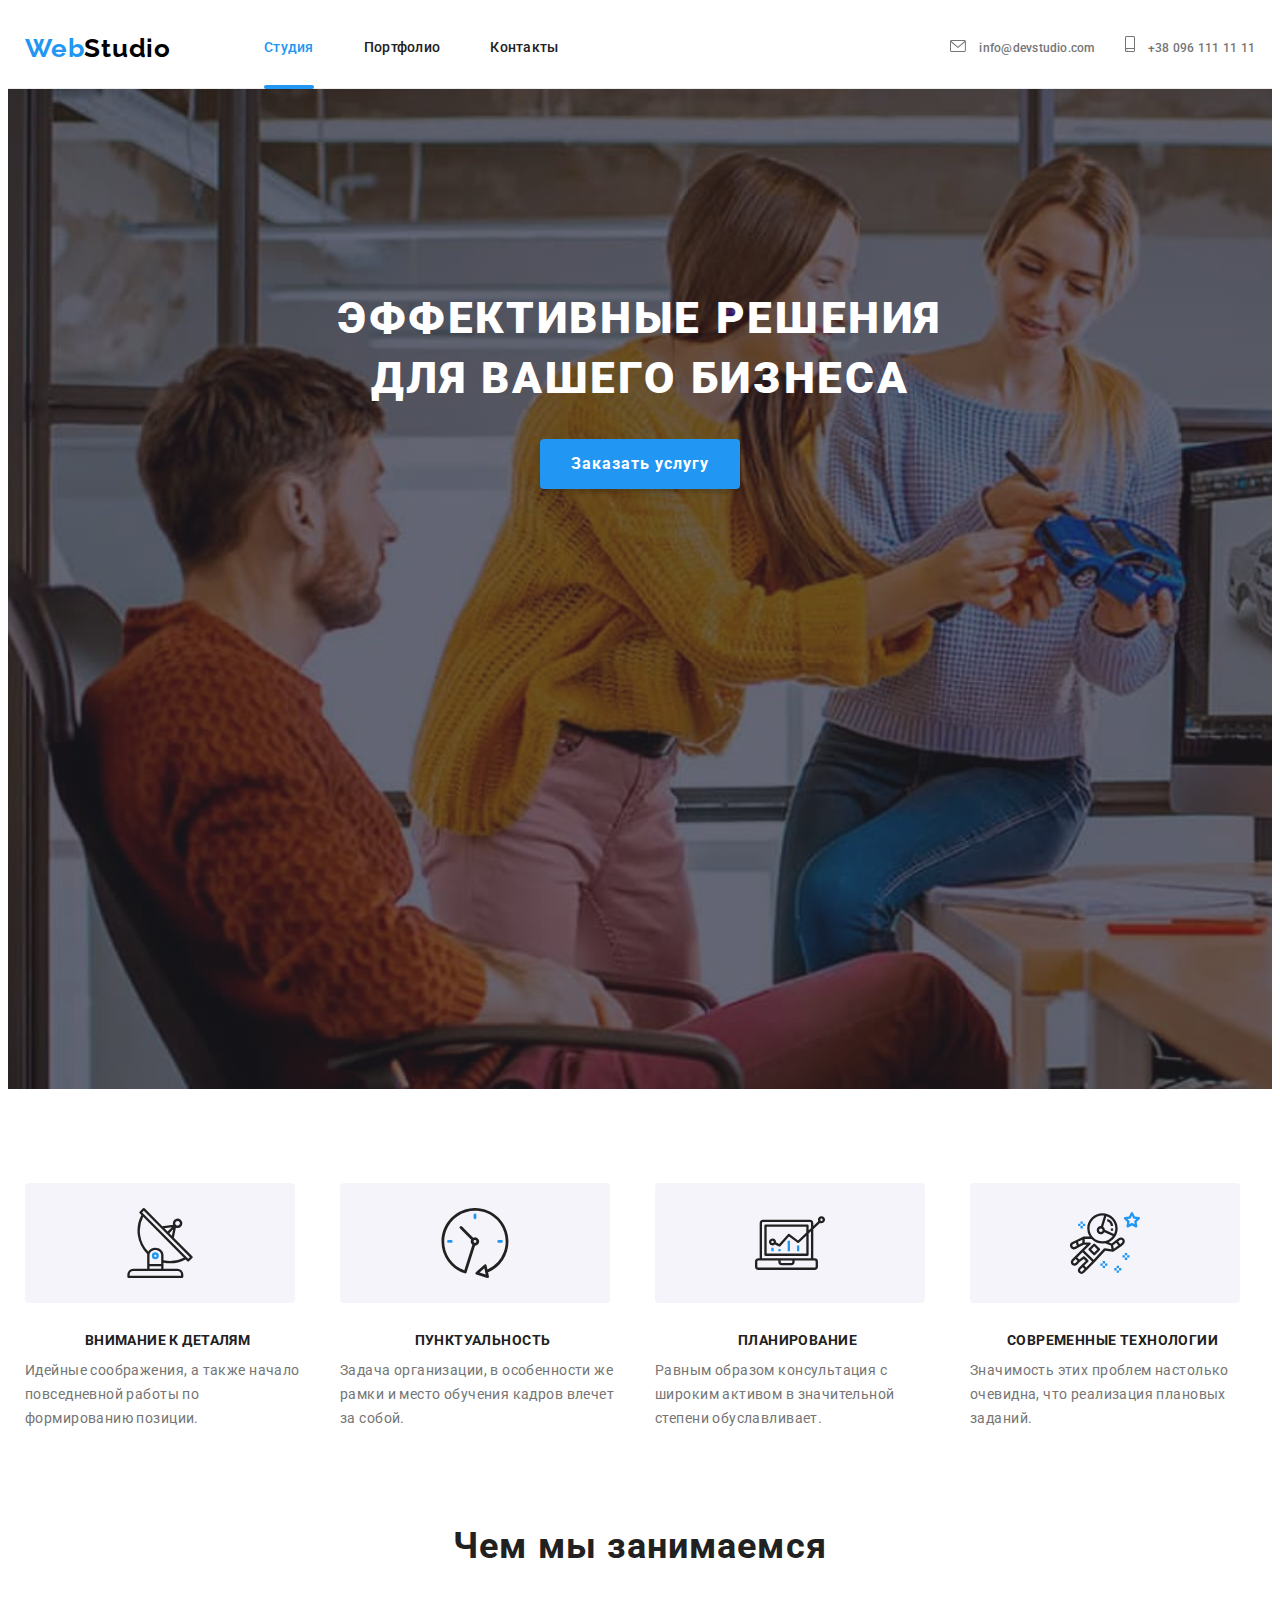
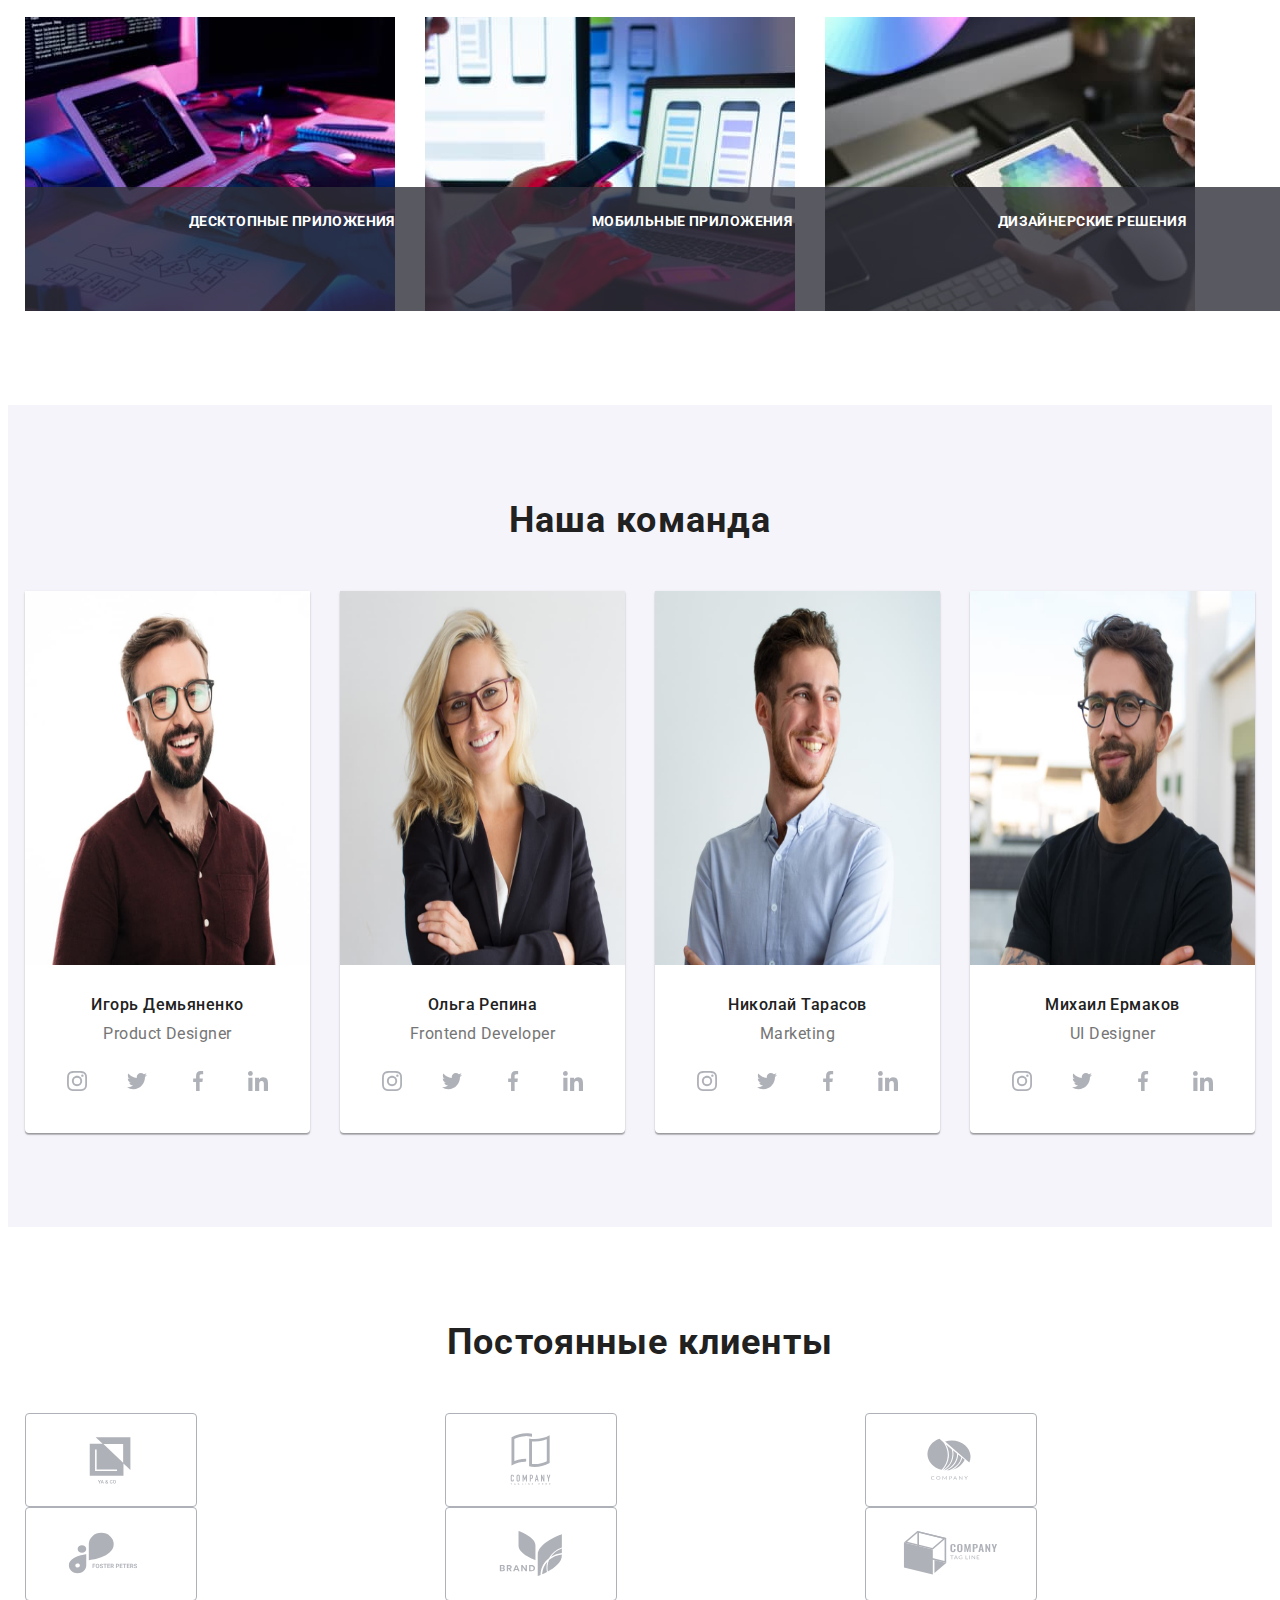
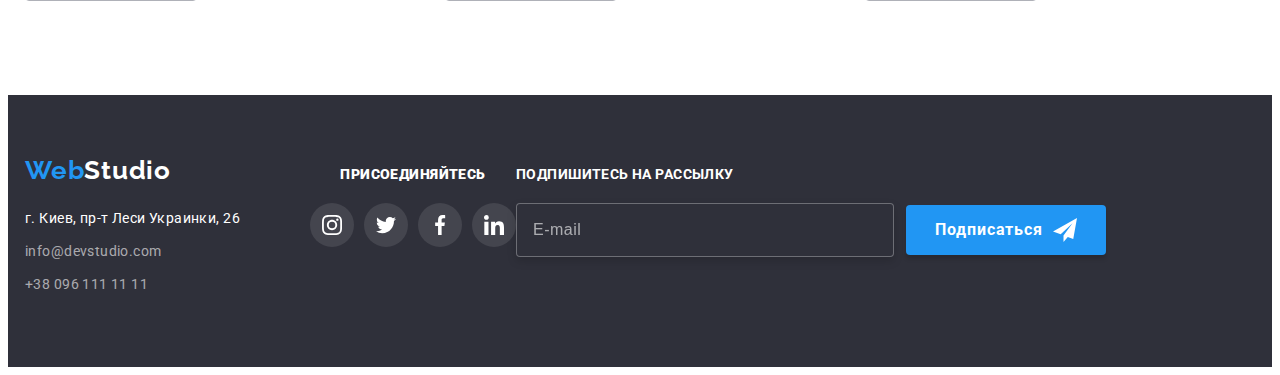
<file: index.html>
<!DOCTYPE html>
<html lang="ru">
<head>
    <meta charset="UTF-8">
    <meta http-equiv="X-UA-Compatible" content="IE=edge">
    <meta name="viewport" content="width=device-width, initial-scale=1.0">
    <title>Студия</title>
    <link rel="preconnect" href="https://fonts.googleapis.com">
    <link rel="preconnect" href="https://fonts.gstatic.com" crossorigin>
    <link href="https://fonts.googleapis.com/css2?family=Raleway:wght@700&family=Roboto:wght@400;500;700;900&display=swap"
        rel="stylesheet">
    <link rel="stylesheet" href="https://cdnjs.cloudflare.com/ajax/libs/modern-normalize/1.1.0/modern-normalize.min.css"
            integrity="sha512-wpPYUAdjBVSE4KJnH1VR1HeZfpl1ub8YT/NKx4PuQ5NmX2tKuGu6U/JRp5y+Y8XG2tV+wKQpNHVUX03MfMFn9Q=="
            crossorigin="anonymous" referrerpolicy="no-referrer" />

    <link rel="stylesheet" href="./css/main.min.css">
</head>

<body>
    <header class="page-header">
        <div class="container page-header__container">
            <nav class="nav">
                <a class="logo link" href="./index.html" lang="en"> Web<span class="logo--header-color">Studio</span></a>
                <ul class="nav-list list">
                    <li class="nav-list__item">
                        <a class="nav-list__link nav-list__link--current link" href="./index.html">Студия</a>
                    </li>
                    <li class="nav-list__item">
                        <a class="nav-list__link link" href="./portfolio.html">Портфолио</a>
                    </li>
                    <li class="nav-list__item">
                        <a class="nav-list__link link" href="">Контакты</a>
                    </li>
                </ul>
            </nav>

            <ul class="contact-header list">
                <li class="contact-header__item">
                    <a class="contact-header__link link" href="mailto:info@devstudio.com">
                        <svg class="contact-header__icon" width="16" height="12">
                            <use href="./images/icons.svg#envelope"></use>
                        </svg> 
                        info@devstudio.com
                    </a>
                </li>
                <li class="contact-header__item">
                    <a class="contact-header__link link" href="tel:+380961111111">
                        <svg class="contact-header__icon" width="10" height="16">
                            <use href="./images/icons.svg#smartphone"></use>
                        </svg>
                        +38 096 111 11 11
                    </a>
                        
                 </li>
            </ul>
            <button type="button" class="menu-burger-btn" data-menu-open>
                <svg class="menu-burger-btn__icon" width="40px" height="40px">
                    <use href="./images/icons.svg#menu-burger-btn-icon"></use>
                    <use></use>
                </svg>
            </button>
        </div>
        <div class="mobile-menu is-open" data-menu>
            <div class="container mobile-menu__container">
                <button class="mobile-menu__close-btn" data-menu-close>
                    <svg class="mobile-menu__icon" width="40px" height="40px">
                        <use href="./images/icons.svg#burger-close-icon"></use>
                    </svg>
                
                </button>
                
                <ul class="mobile-menu__list list">
                    <li class="mobile-menu__item" >
                        <a class="mobile-menu__link mobile-menu__link--current-page link" href="./index.html">Студия</a>
                    </li>
                    <li class="mobile-menu__item" >
                        <a class="mobile-menu__link link" href="./portfolio.html">Портфолио</a>
                    </li>
                    <li class="mobile-menu__item" >
                        <a class="mobile-menu__link link" href="">Контакты</a>
                    </li>
                </ul>
                
                <ul class="mobile-menu-contact list">
                    <li class="mobile-menu-contact__item" >
                        <a class="mobile-menu-contact__link mobile-menu-contact__link--current-page link" href="tel:+380961111111">+38 096 111 11 11</a>
                    </li>
                    <li class="mobile-menu-contact__item" >
                        <a class="mobile-menu-contact__link link" href="mailto:info@devstudio.com">info@devstudio.com</a>
                    </li>
                </ul>
                
                <ul class="mobile-menu-social__list list">
                    <li class="mobile-menu-social__item" >
                        <a class="mobile-menu-social__link link" href="">Instagram</a>
                    </li>
                    <li class="mobile-menu-social__item" >
                        <a class="mobile-menu-social__link link" href="">Twitter</a>
                    </li>
                    <li class="mobile-menu-social__item" >
                        <a class="mobile-menu-social__link link" href="">Facebook</a>
                    </li>
                    <li class="mobile-menu-social__item" >
                        <a class="mobile-menu-social__link link" href="">LinkedIn</a>
                    </li>
                </ul>
                
            </div>
            
        </div>
      
     </header>

    <main>
<!-- =====HERO===== -->
        <section class="hero">

            <div class="container">
                <h1 class="hero-title">
                    Эффективные решения для вашего бизнеса
                </h1>
                <button class="button" type="button" data-modal-open>Заказать услугу</button>
            </div>

        </section>
<!-- =====ADVANTAGEST===== -->
        <section class="section">
            
            <div class="container">
                <h2 class= "visually-hidden">Наши преимущества</h2>
                <ul class="advantagest list">
                    <li class="advantagest__item">
                        <div class="advantagest__thumb">
                            <svg class="advantagest__icon">
                                <use href="./images/icons.svg#antenna"></use>
                            </svg>
                        </div>
                        
                        <h3 class="advantagest__title">Внимание к деталям</h3>
                        <p>Идейные соображения, а также начало повседневной работы по формированию
                            позиции.</p>
                    </li>

                    <li class="advantagest__item">
                        <div class="advantagest__thumb">
                            <svg class="advantagest__icon">
                                <use href="./images/icons.svg#clock"></use>
                            </svg>
                        </div>
                        <h3 class="advantagest__title">Пунктуальность</h3>
                        <p>Задача организации, в особенности же рамки и место обучения кадров влечет за
                            собой.</p>
                    </li>

                    <li class="advantagest__item">
                        <div class="advantagest__thumb">
                            <svg class="advantagest__icon">
                                <use href="./images/icons.svg#diagram"></use>
                            </svg>
                        </div>
                        <h3 class="advantagest__title">Планирование</h3>
                        <p>Равным образом консультация с широким активом в значительной степени
                            обуславливает.</p>
                    </li>

                    <li class="advantagest__item">
                        <div class="advantagest__thumb">
                            <svg class="advantagest__icon">
                                <use href="./images/icons.svg#astronaut"></use>
                            </svg>
                        </div>
                        <h3 class="advantagest__title">Современные технологии</h3>
                        <p>Значимость этих проблем настолько очевидна, что реализация плановых заданий.
                        </p>
                    </li>
                </ul>
            </div>
            
        </section>
<!-- =====SERVICES===== -->
        <section class="section section--services-padding">
            
            <div class="container">
                <h2 class="page-title">Чем мы занимаемся</h2>
                <ul class="services list">
                    <li class="services__item">
                        <a class="services__link" href="" target="_blank"></a> <img class="image" src="./images/computer.jpg" alt="компьютер на столе"
                            width="370" height="294">
                        <p class="services__label">Десктопные приложения</p>
                    </li>
                
                    <li class="services__item">
                        <a class="services__link" href="" target="_blank"></a> <img class="image" src="./images/phone.jpg" alt="компьютер на столе" width="370"
                            height="294">
                        <p class="services__label">Мобильные приложения</p>
                    </li>
                
                    <li class="services__item">
                        <a class="services__link" href="" target="_blank"></a> <img class="image" src="./images/tablet.jpg" alt="компьютер на столе" width="370"
                            height="294">
                        <p class="services__label">Дизайнерские решения</p>
                    </li>
                </ul>
            </div>
            
        </section>
<!-- =====TEAM===== -->
        <section class="section section--team-background">

            <div class="container">
                <h2 class="page-title">Наша команда</h2>
                <ul class="team-member-list list">
                    <li class="team-member">
                        <img class="team-member__image" src="./images/igor-demyanenko.jpg" alt="фото Игорь Демьяненко">
                        <div class="team-member_thumb">
                            <h3 class="team-member__title">Игорь Демьяненко</h3>
                            <p class="team-member__position">Product Designer</p>
                            <ul class="social-list list">
                                <li class="social-list__item">
                                    <a class="social-list__link" href="">
                                        <svg class="social-list__icon" width="20" height="20">
                                            <use href="./images/icons.svg#icon-instagram"></use>
                                        </svg>
                                    </a>
                                </li>
                            
                                <li class="social-list__item">
                                    <a class="social-list__link" href="">
                                        <svg class="social-list__icon" width="20" height="20">
                                            <use href="./images/icons.svg#icon-twitter"></use>
                                        </svg>
                                    </a>
                                </li>
                            
                                <li class="social-list__item">
                                    <a class="social-list__link" href="">
                                        <svg class="social-list__icon" width="20" height="20">
                                            <use href="./images/icons.svg#icon-facebook"></use>
                                        </svg>
                                    </a>
                                </li>
                            
                                <li class="social-list__item">
                                    <a class="social-list__link" href="">
                                        <svg class="social-list__icon" width="20" height="20">
                                            <use href="./images/icons.svg#icon-linkedin"></use>
                                        </svg>
                                    </a>
                                </li>
                            </ul>
                        </div>
                        
                    </li>
                
                    <li class="team-member">
                        <img class="team-member__image" src="./images/olga-repina.jpg" alt="фото Ольга Репина">
                        <div class="team-member_thumb">
                            <h3 class="team-member__title">Ольга Репина</h3>
                            <p class="team-member__position">Frontend Developer</p>
                            <ul class="social-list list">
                                <li class="social-list__item">
                                    <a class="social-list__link" href="">
                                        <svg class="social-list__icon" width="20" height="20">
                                            <use href="./images/icons.svg#icon-instagram"></use>
                                        </svg>
                                    </a>
                                </li>
                            
                                <li class="social-list__item">
                                    <a class="social-list__link" href="">
                                        <svg class="social-list__icon" width="20" height="20">
                                            <use href="./images/icons.svg#icon-twitter"></use>
                                        </svg>
                                    </a>
                                </li>
                            
                                <li class="social-list__item">
                                    <a class="social-list__link" href="">
                                        <svg class="social-list__icon" width="20" height="20">
                                            <use href="./images/icons.svg#icon-facebook"></use>
                                        </svg>
                                    </a>
                                </li>
                            
                                <li class="social-list__item">
                                    <a class="social-list__link" href="">
                                        <svg class="social-list__icon" width="20" height="20">
                                            <use href="./images/icons.svg#icon-linkedin"></use>
                                        </svg>
                                    </a>
                                </li>
                            </ul>
                        </div>
                        
                    </li>
                
                    <li class="team-member">
                        <img class="team-member__image" src="./images/nikolay-tarasov.jpg" alt="фото Николай Тарасов">
                        <div class="team-member_thumb">
                            <h3 class="team-member__title">Николай Тарасов</h3>
                            <p class="team-member__position">Marketing</p>
                        <ul class="social-list list">
                            <li class="social-list__item">
                                <a class="social-list__link" href="">
                                    <svg class="social-list__icon" width="20" height="20">
                                        <use href="./images/icons.svg#icon-instagram"></use>
                                    </svg>
                                </a>
                            </li>
                        
                            <li class="social-list__item">
                                <a class="social-list__link" href="">
                                    <svg class="social-list__icon" width="20" height="20">
                                        <use href="./images/icons.svg#icon-twitter"></use>
                                    </svg>
                                </a>
                            </li>
                        
                            <li class="social-list__item">
                                <a class="social-list__link" href="">
                                    <svg class="social-list__icon" width="20" height="20">
                                        <use href="./images/icons.svg#icon-facebook"></use>
                                    </svg>
                                </a>
                            </li>
                        
                            <li class="social-list__item">
                                <a class="social-list__link" href="">
                                    <svg class="social-list__icon" width="20" height="20">
                                        <use href="./images/icons.svg#icon-linkedin"></use>
                                    </svg>
                                </a>
                            </li>
                        </ul>
                        </div>
                        
                    </li>
                
                    <li class="team-member">
                        <img class="team-member__image" src="./images/mikhail-ermakov.jpg" alt="фото Михаил Ермаков">
                        <div class="team-member_thumb">
                            <h3 class="team-member__title">Михаил Ермаков</h3>
                            <p class="team-member__position">UI Designer</p>

                            <ul class="social-list list">
                                <li class="social-list__item" >
                                    <a class="social-list__link" href="">
                                        <svg class="social-list__icon" width="20" height="20">
                                            <use href="./images/icons.svg#icon-instagram"></use>
                                        </svg>
                                    </a>
                                </li>

                                <li class="social-list__item" >
                                    <a class="social-list__link" href="">
                                        <svg class="social-list__icon" width="20" height="20">
                                            <use href="./images/icons.svg#icon-twitter"></use>
                                        </svg>
                                    </a>
                                </li>

                                <li class="social-list__item" >
                                    <a class="social-list__link" href="">
                                        <svg class="social-list__icon" width="20" height="20">
                                            <use href="./images/icons.svg#icon-facebook"></use>
                                        </svg>
                                    </a>
                                </li>

                                <li class="social-list__item" >
                                    <a class="social-list__link" href="">
                                        <svg class="social-list__icon" width="20" height="20">
                                            <use href="./images/icons.svg#icon-linkedin"></use>
                                        </svg>
                                    </a>
                                </li>
                            </ul>
                            
                        </div>
                       
                    </li>
                </ul>
            </div>

        </section>

        <!-- =====CLIENTS===== -->

        <section class="section">
            <div class="container">
                <h2 class="page-title" >Постоянные клиенты</h2>
                <ul class="clients-list list">
                    <li class="clients">
                        <a class="clients__link" href="">
                            <svg class="clients__icon">
                                <use href="./images/icons.svg#icon-client-1"></use>
                            </svg>
                        </a>

                    </li>

                    <li class="clients">
                        <a class="clients__link" href="">
                            <svg class="clients__icon">
                                <use href="./images/icons.svg#icon-client-2"></use>
                            </svg>
                        </a>
                    </li>

                    <li class="clients">
                        <a class="clients__link" href="">
                            <svg class="clients__icon">
                                <use href="./images/icons.svg#icon-client-3"></use>
                            </svg>
                        </a>
                    </li>
                    
                    <li class="clients">
                        <a class="clients__link" href="">
                            <svg class="clients__icon">
                                <use href="./images/icons.svg#icon-client-4"></use>
                            </svg>
                        </a>
                    </li>

                    <li class="clients">
                        <a class="clients__link" href="">
                            <svg class="clients__icon">
                                <use href="./images/icons.svg#icon-client-5"></use>
                            </svg>
                        </a>
                    </li>

                    <li class="clients">
                        <a class="clients__link" href="">
                            <svg class="clients__icon">
                                <use href="./images/icons.svg#icon-client-6"></use>
                            </svg>
                        </a>
                    </li>
                </ul>
                
            </div>
        </section>
        
    </main>
<!-- =======FOOTER======== -->
    <footer class="page-footer">
    
        <div class="container page-footer__container">
            <div class="footer-tablet">
                <div class="footer-address">
                    <a class="logo page-footer__logo link" href="./index.html">Web<span class="logo--footer-color">Studio</span></a>
                
                    <address>
                        <ul class="address-list list">
                            <li class="address-list__item">
                                <a class="address-list__link address-list__link--change-color link" href="https://bit.ly/367fnlT"
                                    target="_blank" rel="noopener noreferrer">г. Киев, пр-т Леси Украинки, 26</a>
                            </li>
                            <li class="address-list__item">
                                <a class="address-list__link link" href="mailto:info@devstudio.com">info@devstudio.com</a>
                            </li>
                            <li class="address-list__item">
                                <a class="address-list__link link" href="tel:+380961111111">+38 096 111 11 11</a>
                            </li>
                        </ul>
                    </address>
                </div>
                
                <div class="footer-social">
                    <p class="footer-social__title"><strong>присоединяйтесь</strong></p>
                
                    <ul class="social-list list">
                        <li class="social-list__item">
                            <a class="social-list__link social-list--footer-color" href="">
                                <svg class="social-list__icon" width="20" height="20">
                                    <use href="./images/icons.svg#icon-instagram"></use>
                                </svg>
                            </a>
                        </li>
                
                        <li class="social-list__item">
                            <a class="social-list__link social-list--footer-color" href="">
                                <svg class="social-list__icon" width="20" height="20">
                                    <use href="./images/icons.svg#icon-twitter"></use>
                                </svg>
                            </a>
                        </li>
                
                        <li class="social-list__item">
                            <a class="social-list__link social-list--footer-color" href="">
                                <svg class="social-list__icon" width="20" height="20">
                                    <use href="./images/icons.svg#icon-facebook"></use>
                                </svg>
                            </a>
                        </li>
                
                        <li class="social-list__item">
                            <a class="social-list__link social-list--footer-color" href="">
                                <svg class="social-list__icon" width="20" height="20">
                                    <use href="./images/icons.svg#icon-linkedin"></use>
                                </svg>
                            </a>
                        </li>
                    </ul>
                </div>

            </div>
          

            <form action="#" class="footer-form">
                <p class="footer-form__title">Подпишитесь на рассылку</p>
                <div class="footer-form__wrapper">
                    <input class="footer-form__input" type="email" name="email_footer" required placeholder="E-mail">
                    <button class="button footer-form__button" type="submit">Подписаться</button>
                </div>
            </form>
        </div>
        
    </footer>

    <div class="backdrop is-hidden" data-modal>
        <div class="modal">

            <button type="button" class="modal-btn-close" data-modal-close>
                <svg class="modal-btn-close__icon" width="18" height="18">
                    <use href="./images/icons.svg#modal-close-icon" ></use>
                </svg>
            </button>

            <p class="modal__title">Оставьте свои данные, мы вам перезвоним</p>

            <form class="contact-form">
                <label class="contact-form__label" for="user-name">
                    Имя
                </label>
                <div class="contact-form__wrapper">
                    <input class="contact-form__input" type="text" name="user_name" id="user-name" required>
                    <svg class="contact-form__icon" width="18" height="18" >
                        <use href="./images/icons.svg#icon-person-black" ></use>
                    </svg>
                </div>

                <label class="contact-form__label" for="user-phone">
                    Телефон
                </label>
                <div class="contact-form__wrapper">
                    <input class="contact-form__input" type="tel" name="user_phone" id="user-phone" required>
                    <svg class="contact-form__icon" width="18" height="18" >
                        <use href="./images/icons.svg#icon-phone-black"></use>
                    </svg>
                </div>

                <label class="contact-form__label" for="user-email">
                    Почта
                </label>
                <div class="contact-form__wrapper">
                    <input class="contact-form__input" type="email" name="user_email" id="user-email" required>
                    <svg class="contact-form__icon" width="18" height="18" >
                        <use href="./images/icons.svg#icon-email-black"></use>
                    </svg>
                </div>

                <label class="contact-form__label" for="user-message" >
                    Комментарий
                </label>
                <textarea class="contact-form__message" name="contact-form-message" placeholder="Введите текст" id="user-message"></textarea>

                 <div class="checkbox">                 
                    <input class="checkbox__input visually-hidden" type="checkbox" name="user_chekbox" id="policy-accept" required>
                    <label for="policy-accept" class="checkbox__label">
                    Соглашаюсь с рассылкой и принимаю&nbsp;<a class="checkbox__label--accent-color" href="">Условия договора</a> 
                     </label>
                  </div>

                <button class="button" type="submit">Отправить</button>
            </form>

        </div>
    </div>

    <script src="./js/modal.js"></script>

    <script src="./js/menu.js"></script>

</body>

</html>
</file>
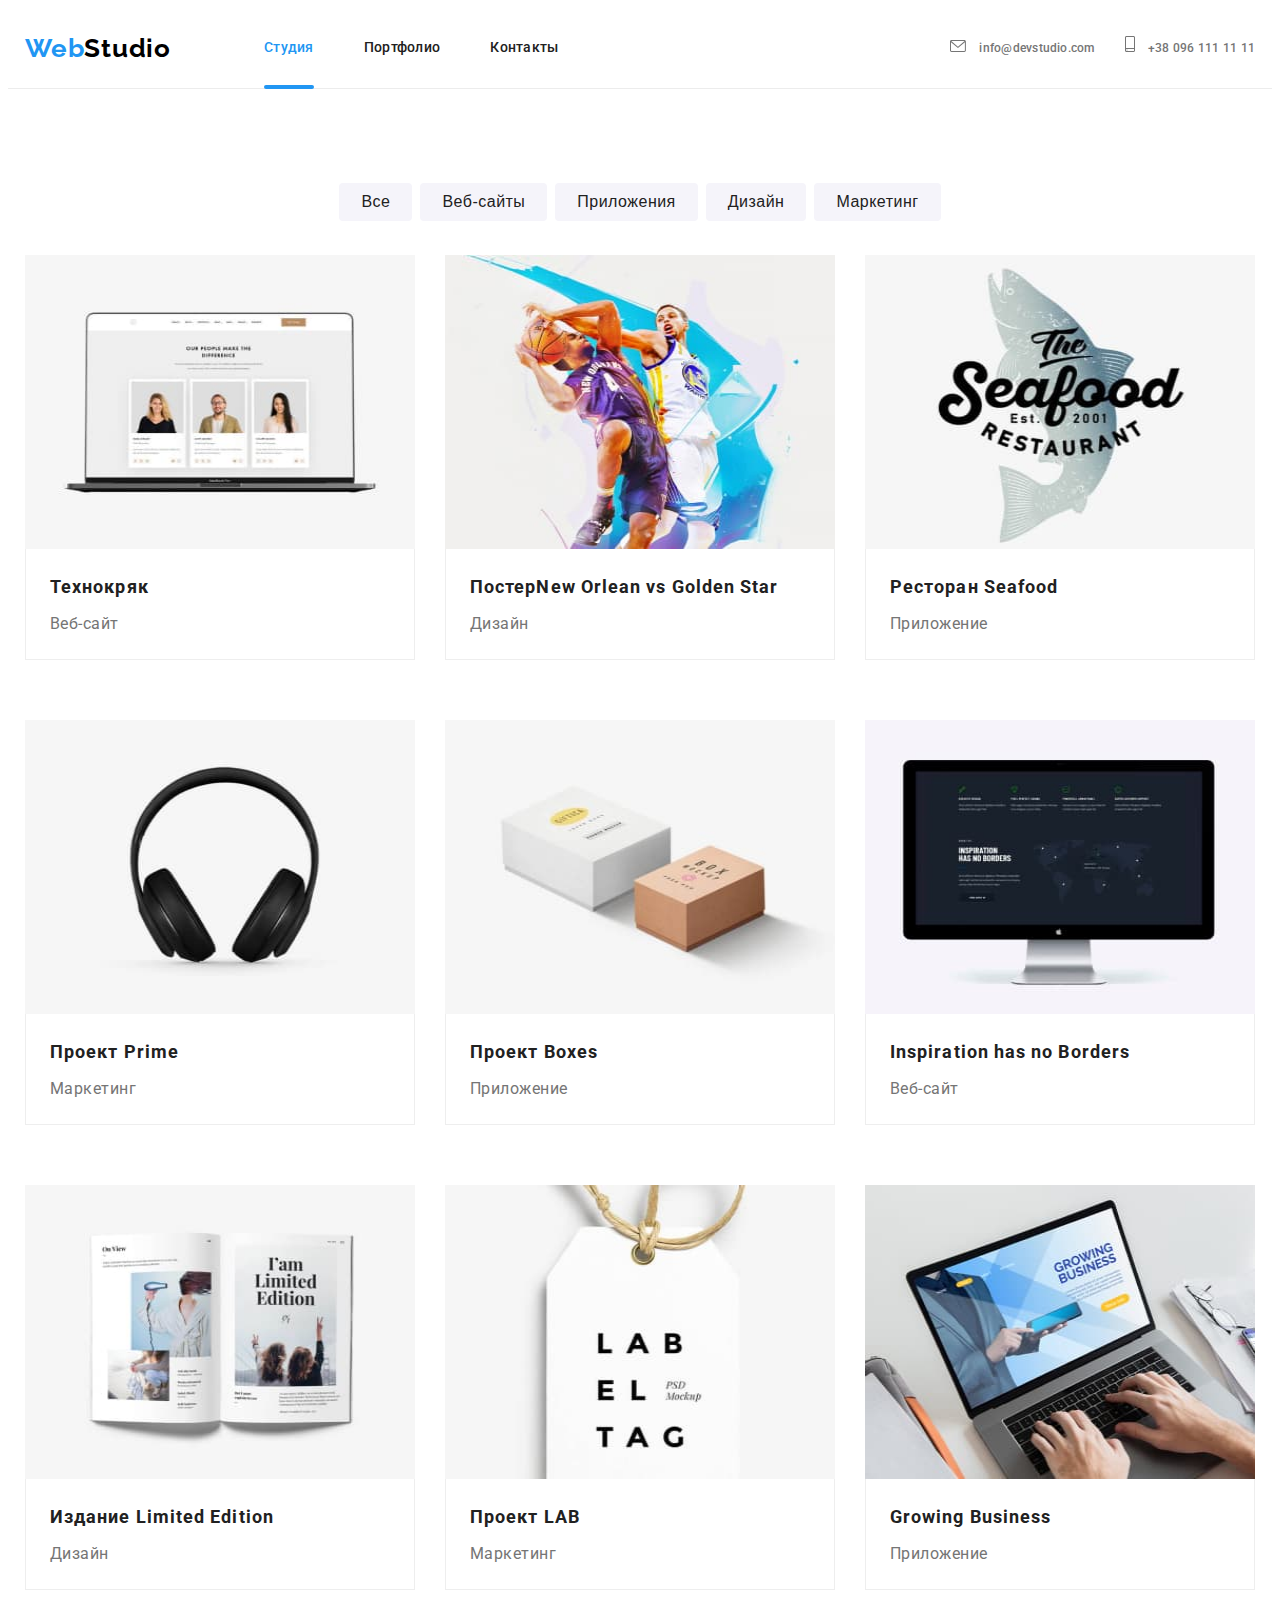
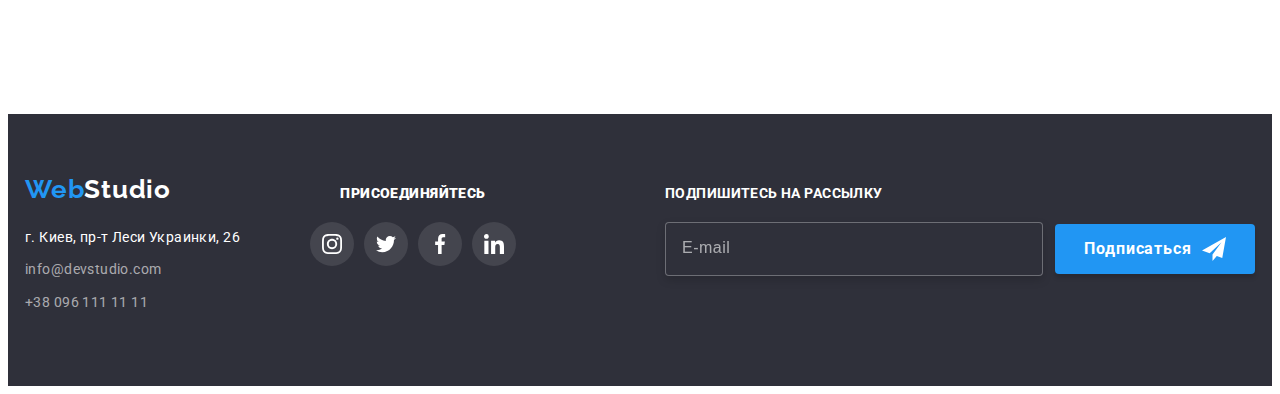
<file: portfolio.html>
<!DOCTYPE html>
<html lang="ru">

<head>
    <meta charset="UTF-8">
    <meta http-equiv="X-UA-Compatible" content="IE=edge">
    <meta name="viewport" content="width=device-width, initial-scale=1.0">
    <title>Портфолио</title>
    <link rel="preconnect" href="https://fonts.googleapis.com">
    <link rel="preconnect" href="https://fonts.gstatic.com" crossorigin>
    <link href="https://fonts.googleapis.com/css2?family=Raleway:wght@700&family=Roboto:wght@400;500;700;900&display=swap"
        rel="stylesheet">
    <link rel="stylesheet" href="https://cdnjs.cloudflare.com/ajax/libs/modern-normalize/1.1.0/modern-normalize.min.css"
        integrity="sha512-wpPYUAdjBVSE4KJnH1VR1HeZfpl1ub8YT/NKx4PuQ5NmX2tKuGu6U/JRp5y+Y8XG2tV+wKQpNHVUX03MfMFn9Q=="
        crossorigin="anonymous" referrerpolicy="no-referrer" />
    
    <link rel="stylesheet" href="./css/main.min.css">
</head>

<body>
<header class="page-header">
    <div class="container page-header__container">
        <nav class="nav">
            <a class="logo link" href="./index.html" lang="en"> Web<span class="logo--header-color">Studio</span></a>
            <ul class="nav-list list">
                <li class="nav-list__item">
                    <a class="nav-list__link nav-list__link--current link" href="./index.html">Студия</a>
                </li>
                <li class="nav-list__item">
                    <a class="nav-list__link link" href="./portfolio.html">Портфолио</a>
                </li>
                <li class="nav-list__item">
                    <a class="nav-list__link link" href="">Контакты</a>
                </li>
            </ul>
        </nav>

        <ul class="contact-header list">
            <li class="contact-header__item">
                <a class="contact-header__link link" href="mailto:info@devstudio.com">
                    <svg class="contact-header__icon" width="16" height="12">
                        <use href="./images/icons.svg#envelope"></use>
                    </svg>
                    info@devstudio.com
                </a>
            </li>
            <li class="contact-header__item">
                <a class="contact-header__link link" href="tel:+380961111111">
                    <svg class="contact-header__icon" width="10" height="16">
                        <use href="./images/icons.svg#smartphone"></use>
                    </svg>
                    +38 096 111 11 11
                </a>

            </li>
        </ul>
        <button type="button" class="menu-burger-btn" data-menu-open>
            <svg class="menu-burger-btn__icon" width="40px" height="40px">
                <use href="./images/icons.svg#menu-burger-btn-icon"></use>
                <use></use>
            </svg>
        </button>
    </div>
    <div class="mobile-menu is-open" data-menu>
        <div class="container mobile-menu__container">
            <button class="mobile-menu__close-btn" data-menu-close>
                <svg class="mobile-menu__icon" width="40px" height="40px">
                    <use href="./images/icons.svg#burger-close-icon"></use>
                </svg>

            </button>

            <ul class="mobile-menu__list list">
                <li class="mobile-menu__item">
                    <a class="mobile-menu__link link" href="./index.html">Студия</a>
                </li>
                <li class="mobile-menu__item">
                    <a class="mobile-menu__link mobile-menu__link--current-page link" href="./portfolio.html">Портфолио</a>
                </li>
                <li class="mobile-menu__item">
                    <a class="mobile-menu__link link" href="">Контакты</a>
                </li>
            </ul>

            <ul class="mobile-menu-contact list">
                <li class="mobile-menu-contact__item">
                    <a class="mobile-menu-contact__link mobile-menu-contact__link--current-page link"
                        href="tel:+380961111111">+38 096 111 11 11</a>
                </li>
                <li class="mobile-menu-contact__item">
                    <a class="mobile-menu-contact__link link" href="mailto:info@devstudio.com">info@devstudio.com</a>
                </li>
            </ul>

            <ul class="mobile-menu-social__list list">
                <li class="mobile-menu-social__item">
                    <a class="mobile-menu-social__link link" href="">Instagram</a>
                </li>
                <li class="mobile-menu-social__item">
                    <a class="mobile-menu-social__link link" href="">Twitter</a>
                </li>
                <li class="mobile-menu-social__item">
                    <a class="mobile-menu-social__link link" href="">Facebook</a>
                </li>
                <li class="mobile-menu-social__item">
                    <a class="mobile-menu-social__link link" href="">LinkedIn</a>
                </li>
            </ul>

        </div>

    </div>

</header>

    <main>

       <section class="section">

           <div class="container">
            <h1 class= "visually-hidden">Портфолио</h1>
            <ul class="filter list">
                <li class="filter__item">
                    <button type="button" class="filter__button">Все</button>
                </li>
                <li class="filter__item">
                    <button type="button" class="filter__button">Веб-сайты</button>
                </li>
                <li class="filter__item">
                    <button type="button" class="filter__button">Приложения</button>
                </li>
                <li class="filter__item">
                    <button type="button" class="filter__button">Дизайн</button>
                </li>
                <li class="filter__item">
                    <button type="button" class="filter__button">Маркетинг</button>
                </li>
            </ul>
            
            <ul class=" card-set list">
                <li class="card-set__item">
                    <a href="" class="card-set__link link">
                        <div class="card-set__overlay">
                            <img class="card-set__image" src="./images/tehnokryak.jpg" alt="ноутбук с фото на екране">
                            <p class="card-set__description">Технокряк это современная площадка распространения коронавируса. Компании используют эту платформу для цифрового
                            шпионажа и атак на защищённые сервера конкурентов.</p>
                        </div>
                       
                        <div class="card-set__content">
                            <h2 class="card-set__title">Технокряк</h2>
                            <p class="card-set__text">Веб-сайт</p>
                        </div>
                    </a>
                </li>

                <li class="card-set__item">
                    <a href="" class="card-set__link link">
                        <div class="card-set__overlay">
                            <img class="card-set__image" src="./images/poster-basketball.jpg" alt="постер с двумя баскетболистами" width="370" height="294">

                            <p class="card-set__description">Технокряк это современная площадка распространения коронавируса. Компании используют
                                эту платформу для цифрового
                                шпионажа и атак на защищённые сервера конкурентов.</p>
                        </div>
                        
                        <div class="card-set__content">
                            <h2 class="card-set__title">Постер<span lang="en">New Orlean vs Golden Star</span> </h2>
                            <p class="card-set__text">Дизайн</p>
                        </div>
                    </a>
                </li>

                <li class="card-set__item">
                    <a href="" class="card-set__link link">
                        <div class="card-set__overlay">
                            <img class="card-set__image" src="./images/restourant-seafood.jpg" alt="логотип ресторана" width="370" height="294">
                            <p class="card-set__description">Технокряк это современная площадка распространения коронавируса. Компании используют
                                эту платформу для цифрового
                                шпионажа и атак на защищённые сервера конкурентов.</p>
                        </div>
                        
                        <div class="card-set__content">
                            <h2 class="card-set__title">Ресторан <span lang="en">Seafood</span> </h2>
                            <p class="card-set__text">Приложение</p>
                        </div>
                     </a>
                </li>

                <li class="card-set__item">
                    <a href="" class="card-set__link link">
                        <div class="card-set__overlay">
                            <img class="card-set__image" src="./images/project-prime.jpg" alt="фото наушников" width="370" height="294">
                            <p class="card-set__description">Технокряк это современная площадка распространения коронавируса. Компании используют
                                эту платформу для цифрового
                                шпионажа и атак на защищённые сервера конкурентов.</p>

                        </div>
                        
                        <div class="card-set__content">
                            <h2 class="card-set__title">Проект <span lang="en">Prime</span> </h2>
                            <p class="card-set__text">Маркетинг</p>
                        </div>
                    </a>
                </li>

                <li class="card-set__item">
                    <a href="" class="card-set__link link">
                        <div class="card-set__overlay">
                            <img class="card-set__image" src="./images/project-boxes.jpg" alt="две коробки" width="370" height="294">
                            <p class="card-set__description">Технокряк это современная площадка распространения коронавируса. Компании используют
                                эту платформу для цифрового
                                шпионажа и атак на защищённые сервера конкурентов.</p>

                        </div>
                        
                        <div class="card-set__content">
                            <h2 class="card-set__title">Проект <span lang="en">Boxes</span> </h2>
                            <p class="card-set__text">Приложение</p>
                        </div>
                    </a>
                </li>

                <li class="card-set__item">
                    <a href="" class="card-set__link link">
                        <div class="card-set__overlay">
                            <img class="card-set__image" src="./images/website-inspiration.jpg" alt="презентация на мониторе" width="370" height="294">
                            <p class="card-set__description">Технокряк это современная площадка распространения коронавируса. Компании используют
                                эту платформу для цифрового
                                шпионажа и атак на защищённые сервера конкурентов.</p>

                        </div>
                        
                        <div class="card-set__content">
                            <h2 lang="en" class="card-set__title">Inspiration has no Borders</h2>
                            <p class="card-set__text">Веб-сайт</p>
                        </div>
                    </a>
                </li>

                <li class="card-set__item">
                    <a href="" class="card-set__link link">
                        <div class="card-set__overlay">
                            <img class="card-set__image" src="./images/magazine-limited-edition.jpg" alt="открытый журнал" width="370" height="294">
                            <p class="card-set__description">Технокряк это современная площадка распространения коронавируса. Компании используют
                                эту платформу для цифрового
                                шпионажа и атак на защищённые сервера конкурентов.</p>

                        </div>
                        
                        <div class="card-set__content">
                            <h2 class="card-set__title">Издание <span lang="en">Limited Edition</span> </h2>
                            <p class="card-set__text">Дизайн</p>
                        </div>
                    </a>
                </li>

                <li class="card-set__item">
                    <a href="" class="card-set__link link">
                        <div class="card-set__overlay">
                            <img class="card-set__image" src="./images/project-lab.jpg" alt="бирка" width="370" height="294">
                            <p class="card-set__description">Технокряк это современная площадка распространения коронавируса. Компании используют
                                эту платформу для цифрового
                                шпионажа и атак на защищённые сервера конкурентов.</p>

                        </div>
                        
                        <div class="card-set__content">
                            <h2 class="card-set__title">Проект <span lang="en">LAB</span> </h2>
                            <p class="card-set__text">Маркетинг</p>
                        </div>
                    </a>
                </li>

                <li class="card-set__item">
                    <a href="" class="card-set__link link">
                        <div class="card-set__overlay">
                            <img class="card-set__image" src="./images/app-growing-business.jpg" alt="презентация на ноутбуке" width="370" height="294">
                            <p class="card-set__description">Технокряк это современная площадка распространения коронавируса. Компании используют
                                эту платформу для цифрового
                                шпионажа и атак на защищённые сервера конкурентов.</p>

                        </div>
                        
                        <div class="card-set__content">
                            <h2 lang="en" class="card-set__title">Growing Business</h2>
                            <p class="card-set__text">Приложение</p>
                        </div>
                    </a>
                </li>
            </ul>

         </div>

       </section>
 
    </main>

    <!-- =====FOOTER===== -->

    <footer class="page-footer">
    
        <div class="container page-footer__container">
            <div class="footer-address">
                <a class="logo page-footer__logo link" href="./index.html">Web<span
                        class="logo--footer-color">Studio</span></a>
    
                <address>
                    <ul class="address-list list">
                        <li class="address-list__item">
                            <a class="address-list__link address-list__link--change-color link"
                                href="https://bit.ly/367fnlT" target="_blank" rel="noopener noreferrer">г. Киев, пр-т Леси
                                Украинки, 26</a>
                        </li>
                        <li class="address-list__item">
                            <a class="address-list__link link" href="mailto:info@devstudio.com">info@devstudio.com</a>
                        </li>
                        <li class="address-list__item">
                            <a class="address-list__link link" href="tel:+380961111111">+38 096 111 11 11</a>
                        </li>
                    </ul>
                </address>
            </div>
    
            <div class="footer-social">
                <p class="footer-social__title"><strong>присоединяйтесь</strong></p>
    
                <ul class="social-list list">
                    <li class="social-list__item">
                        <a class="social-list__link social-list--footer-color" href="">
                            <svg class="social-list__icon" width="20" height="20">
                                <use href="./images/icons.svg#icon-instagram"></use>
                            </svg>
                        </a>
                    </li>
    
                    <li class="social-list__item">
                        <a class="social-list__link social-list--footer-color" href="">
                            <svg class="social-list__icon" width="20" height="20">
                                <use href="./images/icons.svg#icon-twitter"></use>
                            </svg>
                        </a>
                    </li>
    
                    <li class="social-list__item">
                        <a class="social-list__link social-list--footer-color" href="">
                            <svg class="social-list__icon" width="20" height="20">
                                <use href="./images/icons.svg#icon-facebook"></use>
                            </svg>
                        </a>
                    </li>
    
                    <li class="social-list__item">
                        <a class="social-list__link social-list--footer-color" href="">
                            <svg class="social-list__icon" width="20" height="20">
                                <use href="./images/icons.svg#icon-linkedin"></use>
                            </svg>
                        </a>
                    </li>
                </ul>
            </div>
    
            <form action="#" class="footer-form">
                <p class="footer-form__title">Подпишитесь на рассылку</p>
                <div class="footer-form__wrapper">
                    <input class="footer-form__input" type="email" name="email_footer" required placeholder="E-mail">
                    <button class="button footer-form__button" type="submit">Подписаться</button>
                </div>
            </form>
        </div>
    
    </footer>

    <script src="./js/menu.js"></script>

</body>

</html>
</file>
<file: css/main.min.css>
:root{--primary-text-color: #757575;--secondary-text-color: #212121;--third-text-color: #FFFFFF;--accent-color: #2196F3;--hover-color-button: #188CE8;--logo-color-header: #000000;--social-link-color: #AFB1B8;--primary-background-color: #FFFFFF;--secondary-background-color: #2F303A;--third-background-color: #F5F4FA;--background-filter-button: #F5F4FA;--hero-background-color: #C4C4C4;--cards-box-shadow: 0px 1px 3px rgba(0, 0, 0, 0.12), 0px 1px 1px rgba(0, 0, 0, 0.14), 0px 2px 1px rgba(0, 0, 0, 0.2);--cards-border-radius: 0px 0px 4px 4px;--button-box-shadow: 0px 4px 4px rgba(0, 0, 0, 0.15);--button-border-radius: 4px;--card-set-gap: 30px;--social-icon-color: #AFB1B8}body{font-family:Roboto, sans-serif;font-size:14px;line-height:1.71;letter-spacing:0.03em;color:var(--primary-text-color);background-color:var(--primary-background-color)}.visually-hidden{position:absolute;width:1px;height:1px;margin:-1px;padding:0;overflow:hidden;border:0;clip:rect(0 0 0 0)}.list{list-style:none}.link{text-decoration:none}h1,h2,h3,h4,h5,h6,p{margin-top:0;margin-bottom:0}ul,ol{margin:0;padding:0}img{display:block;max-width:100%;height:auto}.section{padding-top:60px;padding-bottom:60px}@media screen and (min-width: 1200px){.section{padding-top:94px;padding-bottom:94px}}.page-header{position:relative;border-bottom:1px solid #ECECEC}.page-header__container{display:flex;align-items:center;margin-left:auto;margin-right:auto}@media screen and (max-width: 767px){.page-header__container{justify-content:space-between;padding-bottom:10px;padding-top:10px}}@media screen and (min-width: 768px){.nav{display:flex;align-items:center}}.nav-list{display:none}@media screen and (min-width: 768px){.nav-list{display:flex;align-items:center}}@media screen and (min-width: 768px){.nav-list__item{position:relative}.nav-list__item:not(:last-child){margin-right:50px}}@media screen and (min-width: 768px){.nav-list__link{display:flex;align-items:center;padding:32px 0px;font-weight:500;line-height:1.14;letter-spacing:0.02em;color:var(--secondary-text-color);transition:color 250ms cubic-bezier(0.4, 0, 0.2, 1)}.nav-list__link:hover,.nav-list__link:focus{color:var(--accent-color)}}@media screen and (min-width: 768px){.nav-list__link--current{color:var(--accent-color)}.nav-list__link--current::after{position:absolute;content:'';display:block;bottom:-1px;left:0;width:100%;height:4px;background:var(--accent-color);border-radius:2px}}.contact-header{display:none}@media screen and (min-width: 768px){.contact-header{display:block;margin-left:auto}}@media screen and (min-width: 1200px){.contact-header{display:flex}}@media screen and (min-width: 1200px){.contact-header__item:not(:last-child){margin-right:var(--card-set-gap)}}@media screen and (min-width: 768px){.contact-header__link{font-weight:500;font-size:12px;line-height:1.17;letter-spacing:.02em;color:var(--primary-text-color)}.contact-header__link:hover,.contact-header__link:hover:focus{color:var(--accent-color)}}@media screen and (min-width: 768px){.contact-header__icon{margin-right:10px;fill:currentColor}}.logo--header-color{color:var(--logo-color-header)}.container{padding-left:15px;padding-right:15px}@media screen and (min-width: 480px){.container{width:480px;margin-left:auto;margin-right:auto}}@media screen and (min-width: 768px){.container{width:768px}}@media screen and (min-width: 1200px){.container{width:1230px}}.logo{font-family:Raleway, sans-serif;font-style:normal;font-weight:700;font-size:24px;line-height:1.17;letter-spacing:.03em;color:var(--accent-color)}@media screen and (min-width: 768px){.logo{margin-right:88px}}@media screen and (min-width: 1200px){.logo{margin-right:93px;font-size:26px;line-height:1.19;letter-spacing:.03em}}.page-title{margin-bottom:var(--card-set-gap);font-size:28px;line-height:1.18;letter-spacing:.03em;font-weight:700;text-align:center;color:var(--secondary-text-color)}@media screen and (min-width: 1200px){.page-title{margin-bottom:50px;font-size:36px;line-height:1.17;letter-spacing:.03em}}.button{min-width:200px;height:50px;margin:auto;padding:10px 16px;border-radius:var(--button-border-radius);border:none;box-shadow:var(--button-box-shadow);font-family:inherit;font-weight:700;font-size:16px;line-height:1.87;letter-spacing:.06em;text-align:center;color:var(--third-text-color);background-color:var(--accent-color);cursor:pointer;transition:background-color 250ms cubic-bezier(0.4, 0, 0.2, 1)}.button:hover,.button:focus{background-color:var(--hover-color-button)}.social-list{display:flex;align-items:center;justify-content:center}@media screen and (min-width: 1200px){.social-list{justify-content:space-between}}@media screen and (max-width: 1199px){.social-list__item{margin-right:10px}}.social-list__link{display:flex;align-items:center;justify-content:center;width:44px;height:44px;border-radius:50%;color:var(--social-icon-color);transition:background-color 250ms cubic-bezier(0.4, 0, 0.2, 1)}.social-list__link:hover,.social-list__link:focus{background-color:var(--accent-color)}.social-list__icon{fill:currentColor;transition:fill 250ms cubic-bezier(0.4, 0, 0.2, 1)}.social-list__link:hover .social-list__icon,.social-list__link:focus .social-list__icon{fill:var(--primary-background-color)}.filter{display:flex;flex-wrap:wrap;margin-bottom:40px}@media screen and (min-width: 768px){.filter{justify-content:center;margin-bottom:30px}}@media screen and (min-width: 1200px){.filter{margin-bottom:34px}}.filter__item:not(:last-child){margin-right:8px}@media screen and (max-width: 767px){.filter__item:not(:last-child){margin-bottom:15px}}.filter__button{min-width:73px;padding:6px 22px;border:none;border-radius:var(--button-border-radius);font-weight:500;font-size:16px;line-height:1.62;letter-spacing:.03em;text-align:center;color:var(--secondary-text-color);background-color:var(--background-filter-button);cursor:pointer;transition:color 250ms cubic-bezier(0.4, 0, 0.2, 1),background-color 250ms cubic-bezier(0.4, 0, 0.2, 1),box-shadow 250ms cubic-bezier(0.4, 0, 0.2, 1)}.filter__button:hover,.filter__button:focus{background-color:var(--accent-color);color:var(--third-text-color);box-shadow:0px 3px 1px rgba(0,0,0,0.1),0px 1px 2px rgba(0,0,0,0.08),0px 2px 2px rgba(0,0,0,0.12)}@media screen and (min-width: 768px){.card-set{display:flex;flex-wrap:wrap;margin-left:calc(-1*var(--card-set-gap));margin-top:calc(-1*var(--card-set-gap))}}.card-set__item{margin-bottom:var(--card-set-gap)}@media screen and (min-width: 768px){.card-set__item{flex-basis:calc(100%/2 - var(--card-set-gap));margin-left:var(--card-set-gap);margin-top:var(--card-set-gap)}}@media screen and (min-width: 1200px){.card-set__item{flex-basis:calc(100%/3 - var(--card-set-gap));margin-left:var(--card-set-gap);margin-top:var(--card-set-gap)}}.card-set__link{display:block;transition:box-shadow 250ms cubic-bezier(0.4, 0, 0.2, 1)}.card-set__link:hover,.card-set__link:focus{box-shadow:0px 4px 4px rgba(0,0,0,0.25)}.card-set__overlay{position:relative;overflow:hidden}.card-set__image{width:450px;height:294px}.card-set__description{position:absolute;top:0;left:0;width:100%;height:100%;transform:translateY(100%);padding:63px 24px;background:rgba(33,150,243,0.9);font-size:18px;line-height:1.56;color:var(--third-text-color);transition:transform 250ms cubic-bezier(0.4, 0, 0.2, 1)}.card-set__link:hover .card-set__description{transform:translateY(0%)}.card-set__content{padding:20px 24px;border-left:1px solid #EEEEEE;border-bottom:1px solid #EEEEEE;border-right:1px solid #EEEEEE}.card-set__title{font-weight:700;font-size:18px;line-height:2;letter-spacing:.06em;color:var(--secondary-text-color)}.card-set__text{margin-top:4px;font-size:16px;line-height:1.87;letter-spacing:.03em;color:var(--primary-text-color)}.backdrop{position:fixed;top:0;left:0;width:100vw;height:100vh;background:rgba(0,0,0,0.2);transition:opacity 250ms cubic-bezier(0.4, 0, 0.2, 1),visibility 250ms cubic-bezier(0.4, 0, 0.2, 1)}.backdrop.is-hidden{opacity:0;visibility:hidden;pointer-events:none}.modal{position:absolute;width:450px;height:609px;top:50%;left:50%;padding:40px;transform:translate(-50%, -50%);background-color:var(--primary-background-color)}@media screen and (min-width: 1200px){.modal{width:528px;height:581px}}.modal-btn-close{position:absolute;top:8px;right:8px;width:30px;height:30px;display:flex;justify-content:center;align-items:center;padding:0;border-radius:50%;background:var(--primary-background-color);border:1px solid rgba(0,0,0,0.1);cursor:pointer;transition:fill 250ms cubic-bezier(0.4, 0, 0.2, 1)}.modal-btn-close:focus .modal-btn-close__icon,.modal-btn-close:hover .modal-btn-close__icon{fill:var(--accent-color)}.modal__title{margin-bottom:12px;width:100%;font-weight:700;font-size:20px;line-height:1.15;text-align:center;color:var(--secondary-text-color)}.contact-form{display:flex;flex-direction:column}.contact-form__label{margin-bottom:4px;font-size:12px;line-height:1.17;letter-spacing:.01em;color:var(--primary-text-color)}.contact-form__wrapper{position:relative;margin-bottom:10px}.contact-form__input{width:100%;height:40px;padding-left:45px;border:1px solid rgba(33,33,33,0.2);border-radius:var(--button-border-radius);transition:border-color 250ms cubic-bezier(0.4, 0, 0.2, 1)}.contact-form__input:focus,.contact-form__input:hover{outline:none;border-color:var(--accent-color)}.contact-form__icon{position:absolute;top:50%;left:12px;transform:translateY(-50%);transition:fill 250ms cubic-bezier(0.4, 0, 0.2, 1)}.contact-form__input:focus+.contact-form__icon,.contact-form__input:hover+.contact-form__icon{fill:var(--accent-color)}.contact-form__message{height:120px;margin-bottom:20px;padding:12px 16px;border:1px solid rgba(33,33,33,0.2);border-radius:var(--button-border-radius);resize:none}.contact-form__message::placeholder{font-size:12px;line-height:1.17;letter-spacing:.01em;color:rgba(117,117,117,0.5)}.checkbox__label{display:flex;align-items:center;justify-content:center;margin-bottom:30px;font-size:12px;line-height:1.17;letter-spacing:.03em}@media screen and (min-width: 1200px){.checkbox__label{font-size:14px;line-height:1.71}}.checkbox__label::before{content:'';display:inline-block;width:16px;height:15px;margin-right:9px;border:2px solid var(--secondary-text-color);border-radius:var(--button-border-radius);cursor:pointer}.checkbox__input:checked+.checkbox__label::before{background-color:var(--accent-color);background-image:url(../images/icon_check.svg);background-size:contain;background-origin:border-box;border-color:var(--accent-color)}.checkbox__label--accent-color{color:var(--accent-color)}.page-footer{padding-top:60px;padding-bottom:60px;background-color:var(--secondary-background-color)}@media screen and (min-width: 1200px){.page-footer__container{display:flex;align-items:baseline}}@media screen and (min-width: 768px){.footer-tablet{display:flex;align-items:baseline;justify-content:space-around}}@media screen and (max-width: 1199px){.footer-address{text-align:center;margin-bottom:60px}}.page-footer__logo{margin-right:0}.logo--footer-color{color:var(--third-text-color)}.address-list{margin-top:20px}.address-list__item:not(:last-child){margin-bottom:9px}.address-list__link{font-style:normal;color:rgba(255,255,255,0.6);transition:color 250ms cubic-bezier(0.4, 0, 0.2, 1)}.address-list__link:hover,.address-list__link:focus{color:var(--accent-color)}.address-list__link--change-color{font-style:normal;color:var(--third-text-color)}.footer-social{text-align:center;margin-bottom:60px}@media screen and (min-width: 1200px){.footer-social{margin-right:auto;margin-left:70px}}.footer-social__title{margin-bottom:20px;font-weight:700;line-height:1.14;text-transform:uppercase;color:var(--third-text-color)}.social-list--footer-color{color:var(--third-text-color);background-color:rgba(255,255,255,0.1)}.footer-social .social-list__item:not(:last-child){margin-right:10px}strong{display:block}.footer-form__title{margin-bottom:20px;font-weight:700;line-height:1.14;text-transform:uppercase;text-align:center;color:var(--third-text-color)}@media screen and (min-width: 1200px){.footer-form__title{text-align:start}}@media screen and (min-width: 1200px){.footer-form__wrapper{display:flex;justify-content:flex-end;align-items:center}}.footer-form__input{display:block;height:50px;margin-bottom:20px;margin-left:auto;margin-right:auto;padding-left:16px;color:var(--third-text-color);border:1px solid rgba(255,255,255,0.3);filter:drop-shadow(0px 4px 4px rgba(0,0,0,0.15));border-radius:4px;background-color:var(--secondary-background-color)}@media screen and (min-width: 480px){.footer-form__input{width:450px}}@media screen and (min-width: 1200px){.footer-form__input{width:358px;margin:0}}.footer-form__input::placeholder{font-size:16px;line-height:1.25;letter-spacing:.03em;color:rgba(255,255,255,0.6)}.footer-form__button{display:flex;justify-content:center;align-items:center}@media screen and (min-width: 1200px){.footer-form__button{margin-left:12px}}.footer-form__button::after{content:'';width:24px;height:24px;margin-left:10px;background-image:url(../images/icon_send.svg);background-size:contain}.menu-burger-btn{background-color:transparent;border:none;padding:0;line-height:0;top:10px}.menu-burger-btn:hover{fill:var(--accent-color)}@media screen and (min-width: 768px){.menu-burger-btn{display:none}}.mobile-menu{position:absolute;top:0;left:0;width:100%;height:100vh;z-index:5;overflow:auto;background-color:var(--third-text-color);opacity:0;visibility:hidden;pointer-events:none;transition:opacity 250ms cubic-bezier(0.4, 0, 0.2, 1),visibility 250ms cubic-bezier(0.4, 0, 0.2, 1)}.mobile-menu.is-open{opacity:1;visibility:visible;pointer-events:auto}@media screen and (min-width: 768px){.mobile-menu{display:none}}.mobile-menu__container{position:relative;padding-top:48px;padding-bottom:48px;padding-left:40px}.mobile-menu__item{margin-bottom:32px}.mobile-menu__item:last-child{margin-bottom:302px}.mobile-menu__link{display:block;font-weight:500;font-size:40px;line-height:1.18;letter-spacing:.02em;color:var(--secondary-text-color)}.mobile-menu__link--current-page{color:var(--accent-color)}.mobile-menu-contact__item{margin-bottom:32px}.mobile-menu-contact__item:last-child{margin-bottom:64px}.mobile-menu-contact__link{display:block;font-weight:500;font-size:24px;line-height:1.17;letter-spacing:.02em;color:var(--primary-text-color)}.mobile-menu-contact__link--current-page{font-weight:500;font-size:34px;line-height:1.17;letter-spacing:.02em;color:var(--accent-color)}.mobile-menu-social__list{display:flex;align-items:center}.mobile-menu-social__item{padding-left:10px;padding-right:10px;border-right:1px solid rgba(33,33,33,0.2)}.mobile-menu-social__item:last-child{padding-right:0;border-right:none}.mobile-menu-social__item:first-child{padding-left:0}.mobile-menu-social__link{font-weight:500;font-size:18px;line-height:1.22;letter-spacing:.02em;color:#2196F3}.mobile-menu__close-btn{position:absolute;top:10px;right:15px;background-color:transparent;border:none;padding:0;line-height:0}.mobile-menu__close-btn:hover{fill:var(--accent-color)}@media screen and (min-width: 768px){.mobile-menu__close-btn{display:none}}.hero{padding-top:118px;padding-bottom:118px;height:400px;margin:auto;background-color:var(--hero-background-color);background-image:linear-gradient(to right, rgba(47,48,58,0.4), rgba(47,48,58,0.4)),url(../images/hero-background.jpg);background-size:cover;text-align:center}@media screen and (min-width: 1200px){.hero{padding-top:200px;padding-bottom:200px;max-width:1600px;height:600px}}.hero-title{margin-bottom:var(--card-set-gap);margin-left:auto;margin-right:auto;font-size:26px;line-height:1.62;letter-spacing:.06em;font-style:normal;font-weight:900;text-transform:uppercase;text-align:center;color:var(--third-text-color)}@media screen and (min-width: 480px){.hero-title{width:360px}}@media screen and (min-width: 1200px){.hero-title{width:696px;font-size:44px;line-height:1.36;letter-spacing:.06em}}.advantagest{margin-left:auto;margin-right:auto}@media screen and (min-width: 768px){.advantagest{display:flex;flex-wrap:wrap;margin-left:calc(-1*var(--card-set-gap));margin-top:calc(-1*var(--card-set-gap))}}@media screen and (max-width: 767px){.advantagest__item{margin-bottom:30px}}@media screen and (min-width: 768px){.advantagest__item{flex-basis:calc(100%/2 - var(--card-set-gap));margin-left:var(--card-set-gap);margin-top:var(--card-set-gap)}}@media screen and (min-width: 1200px){.advantagest__item{flex-basis:calc(100%/4 - var(--card-set-gap));margin-left:var(--card-set-gap);margin-top:var(--card-set-gap)}}.advantagest__title{margin-bottom:10px;font-size:14px;line-height:1.14;letter-spacing:.03em;font-weight:700;text-transform:uppercase;text-align:center;color:var(--secondary-text-color)}.advantagest__thumb{display:flex;align-items:center;justify-content:center;margin-bottom:var(--card-set-gap);height:120px;background-color:var(--third-background-color);border-radius:4px}@media screen and (min-width: 1200px){.advantagest__thumb{width:270px}}.advantagest__icon{width:70px;height:70px}.section--services-padding{padding-top:0}@media screen and (max-width: 1199px){.section--services-padding{display:none}}@media screen and (min-width: 768px){.services{display:flex;align-items:center;flex-basis:calc(100%/3 - var (--card-set-gap))}}.services__item{position:relative}.services__item:not(:last-child){margin-right:var(--card-set-gap)}.services__label{position:absolute;left:0;bottom:0;width:100%;height:70px;padding:27px 82px;font-weight:700;line-height:1.14;text-align:center;text-transform:uppercase;background:rgba(47,48,58,0.8);color:var(--third-text-color)}.section--team-background{background-color:var(--third-background-color)}@media screen and (min-width: 768px){.team-member-list{display:flex;align-items:center;flex-wrap:wrap;margin-top:calc(-1*var(--card-set-gap));margin-left:calc(-1*var(--card-set-gap))}}.team-member{border-radius:var(--cards-border-radius);box-shadow:var(--cards-box-shadow);background-color:var(--primary-background-color)}@media screen and (max-width: 767px){.team-member{margin-bottom:var(--card-set-gap)}}@media screen and (min-width: 768px){.team-member{flex-basis:calc(100%/2 - var(--card-set-gap));margin-top:var(--card-set-gap);margin-left:var(--card-set-gap)}}@media screen and (min-width: 1200px){.team-member{flex-basis:calc(100%/4 - var(--card-set-gap));margin-top:var(--card-set-gap);margin-left:var(--card-set-gap)}}@media screen and (min-width: 480px){.team-member__image{width:450px;height:460px}}@media screen and (min-width: 768px){.team-member__image{width:354px;height:374px}}.team-member_thumb{padding:var(--card-set-gap);text-align:center}.team-member__title{margin-bottom:10px;font-weight:500;font-size:16px;line-height:1.19;letter-spacing:.03em;color:var(--secondary-text-color)}.team-member__position{margin-bottom:16px;font-size:16px;line-height:1.19;letter-spacing:.03em}.clients-list{display:flex;align-items:center;justify-content:center;flex-wrap:wrap;margin-top:calc(-1*var(--card-set-gap));margin-left:calc(-1*var(--card-set-gap))}@media screen and (min-width: 1200px){.clients-list{margin-top:0px}}.clients{flex-basis:calc(100%/2 - var(--card-set-gap));margin-top:var(--card-set-gap);margin-left:var(--card-set-gap)}@media screen and (min-width: 768px){.clients{flex-basis:calc(100%/3 - var(--card-set-gap))}}@media screen and (min-width: 1200px){.clients{margin-top:0px}}.clients__link{display:flex;justify-content:center;align-items:center;height:92px;border:1px solid var(--social-link-color);border-radius:var(--button-border-radius);color:var(--social-link-color);transition:border-color 250ms cubic-bezier(0.4, 0, 0.2, 1)}@media screen and (min-width: 1200px){.clients__link{width:170px}}.clients__link:hover,.clients__link:focus{border-color:var(--accent-color)}.clients__icon{fill:currentColor;width:106px;height:60px;transition:fill 250ms cubic-bezier(0.4, 0, 0.2, 1)}.clients__link:hover .clients__icon,.clients__link:focus .clients__icon{fill:var(--accent-color)}
/*# sourceMappingURL=main.min.css.map */
</file>
